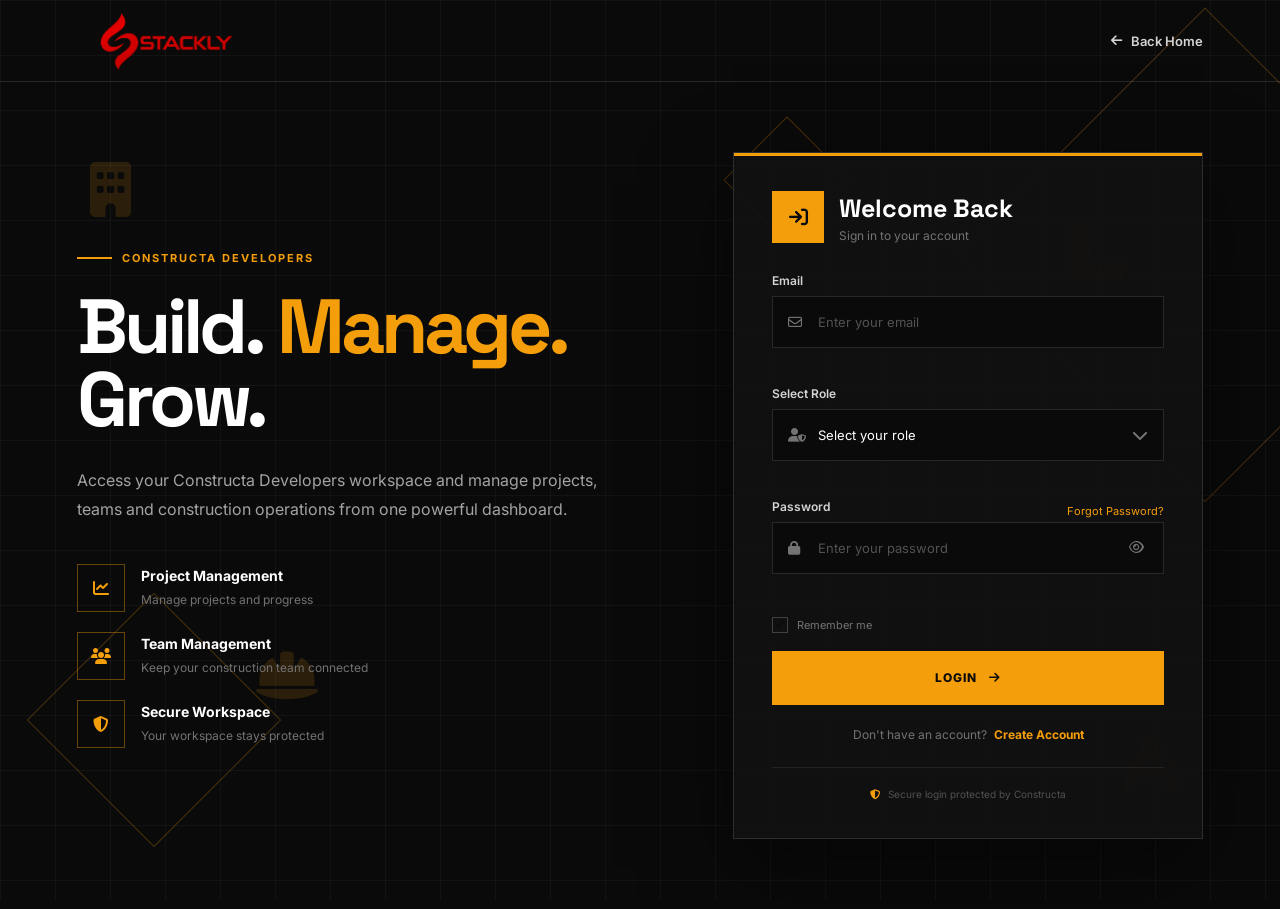
<file: login.html>
<!DOCTYPE html>
<html lang="en">
<head>
    <meta charset="UTF-8">
    <meta name="viewport" content="width=device-width, initial-scale=1.0">

    <title>Login | Constructa Developers</title>

    <!-- Google Fonts -->
    <link rel="preconnect" href="https://fonts.googleapis.com">
    <link rel="preconnect" href="https://fonts.gstatic.com" crossorigin>
    <link href="https://fonts.googleapis.com/css2?family=Inter:wght@400;500;600;700&family=Space+Grotesk:wght@500;600;700&display=swap" rel="stylesheet">

    <!-- Font Awesome -->
    <link rel="stylesheet"
          href="https://cdnjs.cloudflare.com/ajax/libs/font-awesome/6.5.2/css/all.min.css">

    <!-- AOS -->
    <link rel="stylesheet"
          href="https://unpkg.com/aos@2.3.1/dist/aos.css">

    <!-- Login CSS -->
    <link rel="stylesheet" href="css/login.css">
</head>

<body>

    <!-- =========================
         BACKGROUND
    ========================== -->

    <div class="background">
        <div class="grid"></div>

        <span class="shape shape-1"></span>
        <span class="shape shape-2"></span>
        <span class="shape shape-3"></span>

        <i class="floating-icon fa-solid fa-building"></i>
        <i class="floating-icon fa-solid fa-hard-hat"></i>
        <i class="floating-icon fa-solid fa-ruler-combined"></i>
        <i class="floating-icon fa-solid fa-compass-drafting"></i>
    </div>


    <!-- =========================
         HEADER
    ========================== -->

    <header class="login-header">

   <a href="index.html" class="logo">
    <span class="logo-mark">
        <img src="./assets/img1.webp" alt="Constructa Developers Logo">
    </span>
</a>


        <a href="index.html" class="back-home">
            <i class="fa-solid fa-arrow-left"></i>
            Back Home
        </a>

    </header>


    <!-- =========================
         LOGIN AREA
    ========================== -->

    <main class="login-page">

        <div class="login-container">


            <!-- LEFT CONTENT -->

            <section class="login-info" data-aos="fade-right">

                <span class="eyebrow">
                    <span></span>
                    CONSTRUCTA DEVELOPERS
                </span>

                <h1>
                    Build.
                    <span>Manage.</span>
                    Grow.
                </h1>

                <p>
                    Access your Constructa Developers workspace
                    and manage projects, teams and construction
                    operations from one powerful dashboard.
                </p>


                <div class="login-features">

                    <div class="feature">
                        <div class="feature-icon">
                            <i class="fa-solid fa-chart-line"></i>
                        </div>

                        <div>
                            <strong>Project Management</strong>
                            <small>
                                Manage projects and progress
                            </small>
                        </div>
                    </div>


                    <div class="feature">
                        <div class="feature-icon">
                            <i class="fa-solid fa-users"></i>
                        </div>

                        <div>
                            <strong>Team Management</strong>
                            <small>
                                Keep your construction team connected
                            </small>
                        </div>
                    </div>


                    <div class="feature">
                        <div class="feature-icon">
                            <i class="fa-solid fa-shield-halved"></i>
                        </div>

                        <div>
                            <strong>Secure Workspace</strong>
                            <small>
                                Your workspace stays protected
                            </small>
                        </div>
                    </div>

                </div>

            </section>


            <!-- LOGIN CARD -->

            <section class="login-card" data-aos="fade-left">

                <div class="card-top">

                    <div class="card-icon">
                        <i class="fa-solid fa-arrow-right-to-bracket"></i>
                    </div>

                    <div>
                        <h2>Welcome Back</h2>
                        <p>Sign in to your account</p>
                    </div>

                </div>


                <!-- LOGIN FORM -->

                <form id="loginForm" novalidate>


                    <!-- EMAIL -->

                    <div class="form-group">

                        <label for="loginEmail">
                            Email
                        </label>

                        <div class="input-box">

                            <i class="fa-regular fa-envelope"></i>

                            <input
                                type="email"
                                id="loginEmail"
                                placeholder="Enter your email"
                                autocomplete="email"
                            >

                        </div>

                        <small class="error" id="emailError"></small>

                    </div>


                    <!-- ROLE -->

                    <div class="form-group">

                        <label for="loginRole">
                            Select Role
                        </label>

                        <div class="input-box">

                            <i class="fa-solid fa-user-shield"></i>
<select id="loginRole">

    <option value="">
        Select your role
    </option>

    <option value="admin">
        Admin
    </option>

    <option value="viewer">
       viewer
    </option>
    

</select>

                            <i class="fa-solid fa-chevron-down select-arrow"></i>

                        </div>

                        <small class="error" id="roleError"></small>

                    </div>


                    <!-- PASSWORD -->

                    <div class="form-group">

                        <div class="label-row">

                            <label for="loginPassword">
                                Password
                            </label>

<a href="404.html" id="forgotPassword">
    Forgot Password?
</a>


                        </div>


                        <div class="input-box">

                            <i class="fa-solid fa-lock"></i>

                            <input
                                type="password"
                                id="loginPassword"
                                placeholder="Enter your password"
                                autocomplete="current-password"
                            >

                            <button
                                type="button"
                                class="password-toggle"
                                id="passwordToggle"
                                aria-label="Show password">

                                <i class="fa-regular fa-eye"></i>

                            </button>

                        </div>

                        <small class="error" id="passwordError"></small>

                    </div>


                    <!-- REMEMBER -->

                    <div class="form-options">

                        <label class="remember">

                            <input type="checkbox" id="rememberMe">

                            <span class="custom-check">
                                <i class="fa-solid fa-check"></i>
                            </span>

                            Remember me

                        </label>

                    </div>


                    <!-- MESSAGE -->

                    <div id="loginMessage" class="login-message"></div>


                    <!-- LOGIN BUTTON -->

                    <button type="submit" class="login-btn" id="loginBtn">

                        <span>Login</span>

                        <i class="fa-solid fa-arrow-right"></i>

                    </button>


                    <!-- SIGNUP -->

                    <div class="signup-link">

                        Don't have an account?

                        <a href="signup.html">
                            Create Account
                        </a>

                    </div>

                </form>


                <!-- SECURITY -->

                <div class="security-note">

                    <i class="fa-solid fa-shield-halved"></i>

                    <span>
                        Secure login protected by Constructa
                    </span>

                </div>

            </section>

        </div>

    </main>


    <!-- =========================
         SCRIPTS
    ========================== -->

    <script src="https://unpkg.com/aos@2.3.1/dist/aos.js"></script>

    <script src="https://cdnjs.cloudflare.com/ajax/libs/gsap/3.12.5/gsap.min.js"></script>

    <script src="js/login.js"></script>

</body>
</html>
</file>
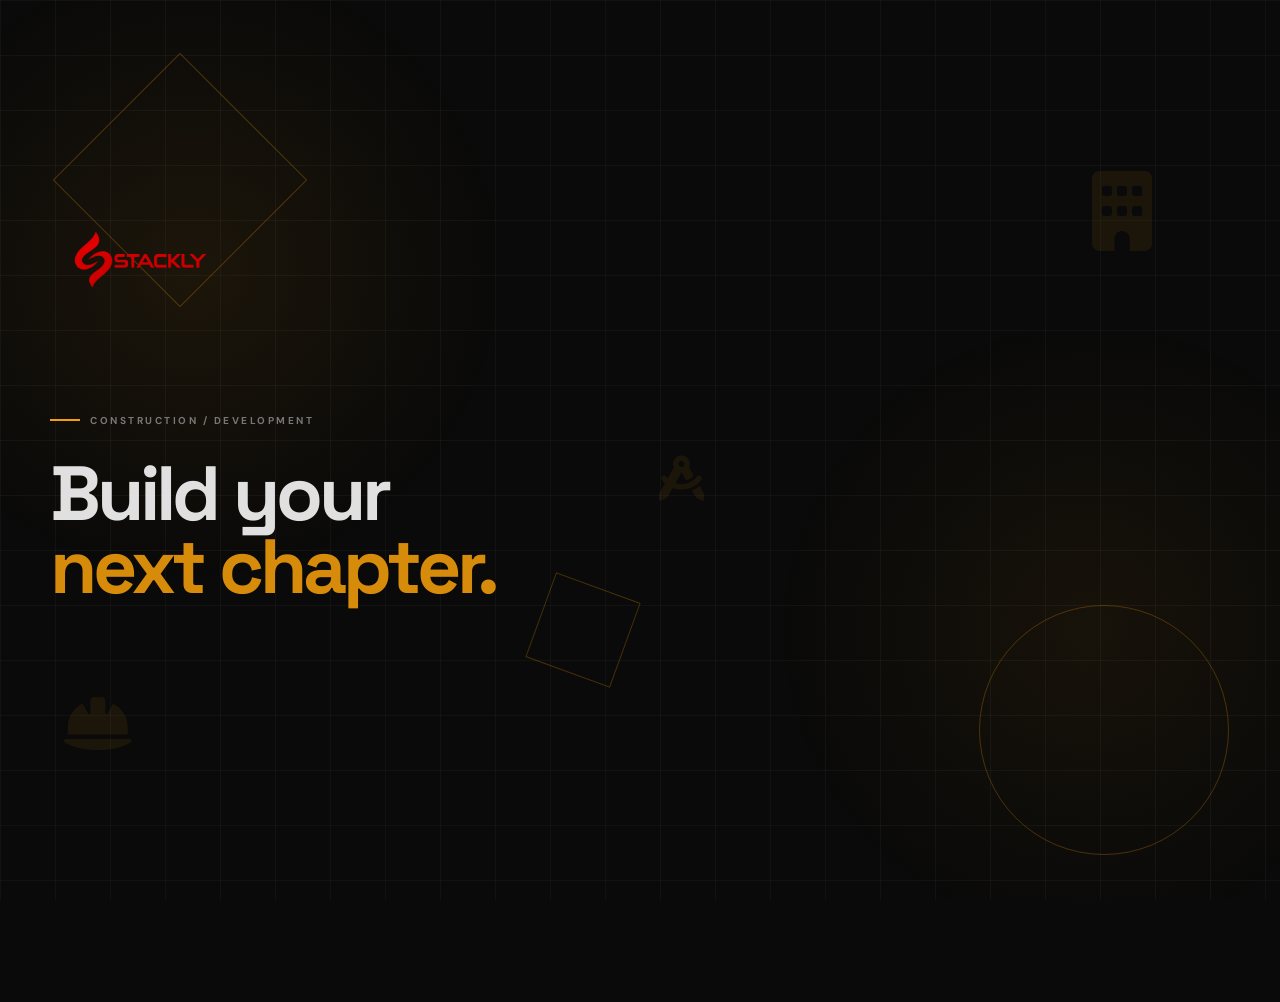
<file: signup.html>
<!DOCTYPE html>
<html lang="en">

<head>
    <meta charset="UTF-8">
    <meta name="viewport" content="width=device-width, initial-scale=1.0">

    <title>Sign Up | Constructa Developers</title>

    <!-- Google Fonts -->
    <link rel="preconnect" href="https://fonts.googleapis.com">
    <link rel="preconnect" href="https://fonts.gstatic.com" crossorigin>

    <link href="https://fonts.googleapis.com/css2?family=DM+Sans:wght@400;500;600;700&family=Space+Grotesk:wght@400;500;600;700&display=swap"
          rel="stylesheet">

    <!-- Font Awesome -->
    <link rel="stylesheet"
          href="https://cdnjs.cloudflare.com/ajax/libs/font-awesome/6.5.2/css/all.min.css">

    <!-- AOS -->
    <link rel="stylesheet"
          href="https://unpkg.com/aos@2.3.1/dist/aos.css">

    <!-- CSS -->
    <link rel="stylesheet" href="css/signup.css">
</head>

<body>

    <!-- =========================
         ANIMATED BACKGROUND
    ========================== -->

    <div class="background">

        <div class="grid"></div>

        <span class="shape shape-one"></span>
        <span class="shape shape-two"></span>
        <span class="shape shape-three"></span>

        <div class="construction construction-one">
            <i class="fa-solid fa-building"></i>
        </div>

        <div class="construction construction-two">
            <i class="fa-solid fa-helmet-safety"></i>
        </div>

        <div class="construction construction-three">
            <i class="fa-solid fa-drafting-compass"></i>
        </div>

    </div>


    <!-- =========================
         PAGE
    ========================== -->

    <main class="signup-page">

        <div class="signup-wrapper">


            <!-- =========================
                 LEFT VISUAL
            ========================== -->

            <section class="signup-visual" data-aos="fade-right">

           <a href="index.html" class="logo">
    <span class="logo-mark">
        <img src="./assets/cd6.png" alt="Constructa Developers Logo">
    </span>
</a>


                <div class="visual-content">

                    <div class="eyebrow">
                        <span></span>
                        CONSTRUCTION / DEVELOPMENT
                    </div>

                    <h1>
                        Build your
                        <span>next chapter.</span>
                    </h1>

                    <p>
                        Create your Constructa account and manage
                        projects, developments, and construction
                        operations from one powerful platform.
                    </p>

                </div>


                <!-- Construction Icons -->

                <div class="visual-icons">

                    <div>
                        <i class="fa-solid fa-city"></i>
                        <span>DEVELOP</span>
                    </div>

                    <div>
                        <i class="fa-solid fa-compass-drafting"></i>
                        <span>DESIGN</span>
                    </div>

                    <div>
                        <i class="fa-solid fa-hard-hat"></i>
                        <span>BUILD</span>
                    </div>

                </div>

            </section>


            <!-- =========================
                 SIGNUP CARD
            ========================== -->

            <section class="signup-section" data-aos="fade-left">

                <div class="signup-card">

                    <div class="form-header">

                        <div class="form-icon">
                            <i class="fa-solid fa-user-plus"></i>
                        </div>

                        <div>
                            <span>WELCOME</span>
                            <h2>Create Account</h2>
                        </div>

                    </div>


                    <!-- FORM -->

                    <form id="signupForm">

                        <!-- Name -->

                        <div class="input-group">

                            <label for="name">
                                FULL NAME
                            </label>

                            <div class="input-box">

                                <i class="fa-solid fa-user"></i>

                                <input
                                    type="text"
                                    id="name"
                                    placeholder="Enter your full name"
                                    autocomplete="name"
                                    required
                                >

                            </div>

                            <small class="error-message" id="nameError"></small>

                        </div>


                        <!-- Email -->

                        <div class="input-group">

                            <label for="email">
                                EMAIL ADDRESS
                            </label>

                            <div class="input-box">

                                <i class="fa-solid fa-envelope"></i>

                                <input
                                    type="email"
                                    id="email"
                                    placeholder="Enter your email"
                                    autocomplete="email"
                                    required
                                >

                            </div>

                            <small class="error-message" id="emailError"></small>

                        </div>


                        <!-- Role -->

                        <div class="input-group">

                            <label for="role">
                                SELECT ROLE
                            </label>

                            <div class="input-box">

                                <i class="fa-solid fa-user-shield"></i>

                                <select id="role" required>

                                    <option value="">
                                        Choose your role
                                    </option>

                                    <option value="admin">
                                        Admin
                                    </option>

                                    <option value="manager">
                                        viewer
                                    </option>

                                

                                </select>

                                <i class="fa-solid fa-chevron-down select-arrow"></i>

                            </div>

                            <small class="error-message" id="roleError"></small>

                        </div>


                        <!-- Password -->

                        <div class="input-group">

                            <label for="password">
                                PASSWORD
                            </label>

                            <div class="input-box">

                                <i class="fa-solid fa-lock"></i>

                                <input
                                    type="password"
                                    id="password"
                                    placeholder="Create a password"
                                    autocomplete="new-password"
                                    required
                                >

                                <button
                                    type="button"
                                    class="password-toggle"
                                    id="passwordToggle"
                                    aria-label="Show password">

                                    <i class="fa-solid fa-eye"></i>

                                </button>

                            </div>

                            <small class="error-message" id="passwordError"></small>

                        </div>


                        <!-- Confirm Password -->

                        <div class="input-group">

                            <label for="confirmPassword">
                                CONFIRM PASSWORD
                            </label>

                            <div class="input-box">

                                <i class="fa-solid fa-lock"></i>

                                <input
                                    type="password"
                                    id="confirmPassword"
                                    placeholder="Confirm your password"
                                    autocomplete="new-password"
                                    required
                                >

                                <button
                                    type="button"
                                    class="password-toggle"
                                    id="confirmToggle"
                                    aria-label="Show password">

                                    <i class="fa-solid fa-eye"></i>

                                </button>

                            </div>

                            <small class="error-message" id="confirmError"></small>

                        </div>


                        <!-- Terms -->

                        <label class="terms">

                            <input type="checkbox" id="terms">

                            <span class="custom-check">
                                <i class="fa-solid fa-check"></i>
                            </span>

                            <span>
                                I agree to the
                                <a href="404.html">Terms & Conditions</a>
                            </span>

                        </label>


                        <!-- Submit -->

                        <button
                            type="submit"
                            class="signup-btn">

                            <span>
                                Create Account
                            </span>

                            <i class="fa-solid fa-arrow-right"></i>

                        </button>


                        <!-- Success -->

                        <div class="form-message" id="formMessage"></div>

                    </form>


                    <!-- Login -->

                    <div class="login-link">

                        Already have an account?

                        <a href="login.html">
                            Login
                            <i class="fa-solid fa-arrow-right"></i>
                        </a>

                    </div>

                </div>

            </section>

        </div>

    </main>


    <!-- AOS -->

    <script src="https://unpkg.com/aos@2.3.1/dist/aos.js"></script>

    <!-- GSAP -->

    <script src="https://cdnjs.cloudflare.com/ajax/libs/gsap/3.12.5/gsap.min.js"></script>

    <!-- JS -->

    <script src="js/signup.js"></script>

</body>
</html>
</file>
<file: css/login.css>
:root {
    --black: #0a0a0a;
    --white: #ffffff;
    --orange: #f59e0b;

    --gray-100: #f5f5f5;
    --gray-300: #d4d4d4;
    --gray-500: #737373;
    --gray-700: #404040;
    --dark-card: #111111;

    --border: rgba(255,255,255,0.12);
}


/* =========================================================
   RESET
========================================================= */

* {
    margin: 0;
    padding: 0;
    box-sizing: border-box;
}

html {
    scroll-behavior: smooth;
}

body {
    font-family: "Inter", sans-serif;
    background: var(--black);
    color: var(--white);
    min-height: 100vh;
    overflow-x: hidden;
}

button,
input,
select {
    font-family: inherit;
}

a {
    color: inherit;
    text-decoration: none;
}


/* =========================================================
   BACKGROUND
========================================================= */

.background {
    position: fixed;
    inset: 0;
    z-index: -1;
    overflow: hidden;
    background: var(--black);
}

.grid {
    position: absolute;
    inset: 0;

    background-image:
        linear-gradient(
            rgba(255,255,255,0.035) 1px,
            transparent 1px
        ),
        linear-gradient(
            90deg,
            rgba(255,255,255,0.035) 1px,
            transparent 1px
        );

    background-size: 55px 55px;

    animation: gridMove 20s linear infinite;
}

@keyframes gridMove {

    from {
        transform: translateY(0);
    }

    to {
        transform: translateY(55px);
    }
}


/* =========================================================
   BACKGROUND SHAPES
========================================================= */

.shape {
    position: absolute;
    border: 1px solid rgba(245,158,11,0.25);
    transform: rotate(45deg);
}

.shape-1 {
    width: 350px;
    height: 350px;
    right: -100px;
    top: 80px;

    animation: rotateShape 20s linear infinite;
}

.shape-2 {
    width: 180px;
    height: 180px;
    left: 5%;
    bottom: 10%;

    animation: rotateShape 15s linear infinite reverse;
}

.shape-3 {
    width: 90px;
    height: 90px;
    right: 35%;
    top: 15%;

    animation: rotateShape 12s linear infinite;
}

@keyframes rotateShape {

    from {
        transform: rotate(45deg);
    }

    to {
        transform: rotate(405deg);
    }
}


/* =========================================================
   FLOATING ICONS
========================================================= */

.floating-icon {
    position: absolute;
    color: rgba(245,158,11,0.14);
    font-size: 55px;
    animation: floatIcon 6s ease-in-out infinite;
}

.floating-icon:nth-of-type(1) {
    top: 18%;
    left: 7%;
}

.floating-icon:nth-of-type(2) {
    top: 72%;
    left: 20%;
    animation-delay: 1s;
}

.floating-icon:nth-of-type(3) {
    top: 25%;
    right: 12%;
    animation-delay: 2s;
}

.floating-icon:nth-of-type(4) {
    bottom: 12%;
    right: 8%;
    animation-delay: 3s;
}

@keyframes floatIcon {

    0%,
    100% {
        transform: translateY(0) rotate(0deg);
    }

    50% {
        transform: translateY(-25px) rotate(8deg);
    }
}


/* =========================================================
   HEADER
========================================================= */

.login-header {
    width: 100%;
    height: 82px;

    padding: 0 6%;

    display: flex;
    align-items: center;
    justify-content: space-between;

    border-bottom: 1px solid var(--border);

    position: relative;
    z-index: 10;
}


/* LOGO */


.logo {
    display: flex;
    align-items: center;
    text-decoration: none;
}

.logo-mark {
    width: 180px;
    height: 70px;
    display: flex;
    align-items: center;
    justify-content: center;
    overflow: hidden;
}

.logo-mark img {
    width: 200px;
    height: auto;
    max-height: 90px;
    object-fit: contain;
    display: block;
}

/* BACK HOME */

.back-home {
    display: flex;
    align-items: center;
    gap: 9px;

    color: var(--gray-300);

    font-size: 13px;
    font-weight: 600;

    transition: 0.3s ease;
}

.back-home:hover {
    color: var(--orange);
    transform: translateX(-4px);
}


/* =========================================================
   LOGIN PAGE
========================================================= */

.login-page {
    min-height: calc(100vh - 82px);

    display: flex;
    align-items: center;

    padding: 70px 6%;
}

.login-container {
    width: 100%;
    max-width: 1250px;

    margin: auto;

    display: grid;
    grid-template-columns: 1fr 470px;

    gap: 90px;

    align-items: center;
}


/* =========================================================
   LOGIN INFO
========================================================= */

.login-info {
    max-width: 620px;
}

.eyebrow {
    display: inline-flex;
    align-items: center;
    gap: 10px;

    color: var(--orange);

    font-size: 11px;
    font-weight: 700;

    letter-spacing: 2px;

    margin-bottom: 25px;
}

.eyebrow span {
    width: 35px;
    height: 2px;
    background: var(--orange);
}

.login-info h1 {
    font-family: "Space Grotesk", sans-serif;

    font-size: clamp(50px, 6vw, 82px);

    line-height: 0.95;

    letter-spacing: -4px;

    margin-bottom: 30px;
}

.login-info h1 span {
    color: var(--orange);
}

.login-info > p {
    max-width: 520px;

    color: #a3a3a3;

    font-size: 16px;
    line-height: 1.8;

    margin-bottom: 40px;
}


/* =========================================================
   FEATURES
========================================================= */

.login-features {
    display: flex;
    flex-direction: column;
    gap: 20px;
}

.feature {
    display: flex;
    align-items: center;
    gap: 16px;
}

.feature-icon {
    width: 48px;
    height: 48px;

    display: flex;
    align-items: center;
    justify-content: center;

    border: 1px solid rgba(245,158,11,0.4);

    color: var(--orange);

    flex-shrink: 0;
}

.feature strong {
    display: block;

    font-size: 14px;
    margin-bottom: 4px;
}

.feature small {
    color: #737373;
    font-size: 12px;
}


/* =========================================================
   LOGIN CARD
========================================================= */

.login-card {
    background: rgba(17,17,17,0.95);

    border: 1px solid rgba(255,255,255,0.12);

    padding: 38px;

    position: relative;

    box-shadow:
        0 30px 80px rgba(0,0,0,0.5);

    overflow: hidden;
}

.login-card::before {
    content: "";

    position: absolute;

    top: 0;
    left: 0;

    width: 100%;
    height: 3px;

    background: var(--orange);
}


/* =========================================================
   CARD TOP
========================================================= */

.card-top {
    display: flex;
    align-items: center;
    gap: 15px;

    margin-bottom: 30px;
}

.card-icon {
    width: 52px;
    height: 52px;

    display: flex;
    align-items: center;
    justify-content: center;

    background: var(--orange);
    color: var(--black);

    font-size: 19px;
}

.card-top h2 {
    font-family: "Space Grotesk", sans-serif;

    font-size: 25px;
}

.card-top p {
    color: #737373;
    font-size: 12px;

    margin-top: 4px;
}


/* =========================================================
   FORM
========================================================= */

.form-group {
    margin-bottom: 20px;
}

.form-group label {
    display: block;

    color: #d4d4d4;

    font-size: 12px;
    font-weight: 600;

    margin-bottom: 8px;
}

.input-box {
    position: relative;

    display: flex;
    align-items: center;
}

.input-box > i:first-child {
    position: absolute;
    left: 16px;

    color: #737373;

    font-size: 14px;

    pointer-events: none;
}

.input-box input,
.input-box select {
    width: 100%;
    height: 52px;

    padding: 0 45px;

    background: #0a0a0a;

    border: 1px solid rgba(255,255,255,0.12);

    color: var(--white);

    outline: none;

    font-size: 13px;

    transition: 0.3s ease;
}

.input-box input::placeholder {
    color: #525252;
}

.input-box input:focus,
.input-box select:focus {
    border-color: var(--orange);

    box-shadow:
        0 0 0 3px rgba(245,158,11,0.08);
}

.input-box select {
    appearance: none;
    cursor: pointer;
}

.input-box select option {
    background: var(--black);
    color: var(--white);
}

.select-arrow {
    position: absolute;
    right: 16px;

    color: #737373;

    pointer-events: none;
}


/* =========================================================
   PASSWORD TOGGLE
========================================================= */

.password-toggle {
    position: absolute;
    right: 12px;

    width: 32px;
    height: 32px;

    display: flex;
    align-items: center;
    justify-content: center;

    border: 0;
    background: transparent;

    color: #737373;

    cursor: pointer;

    transition: 0.3s ease;
}

.password-toggle:hover {
    color: var(--orange);
}


/* =========================================================
   LABEL ROW
========================================================= */

.label-row {
    display: flex;
    justify-content: space-between;
    align-items: center;
}

.label-row a {
    font-size: 11px;
    color: var(--orange);

    transition: 0.3s ease;
}

.label-row a:hover {
    text-decoration: underline;
}


/* =========================================================
   ERROR
========================================================= */

.error {
    display: block;

    color: var(--orange);

    font-size: 10px;

    margin-top: 6px;

    min-height: 12px;
}


/* =========================================================
   REMEMBER
========================================================= */

.form-options {
    margin: 4px 0 18px;
}

.remember {
    display: inline-flex !important;
    align-items: center;

    gap: 9px;

    color: #737373 !important;

    font-size: 11px !important;

    cursor: pointer;

    margin: 0 !important;
}

.remember input {
    display: none;
}

.custom-check {
    width: 16px;
    height: 16px;

    display: flex;
    align-items: center;
    justify-content: center;

    border: 1px solid #404040;

    color: var(--black);

    font-size: 9px;

    transition: 0.3s ease;
}

.remember input:checked + .custom-check {
    background: var(--orange);
    border-color: var(--orange);
}


/* =========================================================
   MESSAGE
========================================================= */

.login-message {
    display: none;

    padding: 11px;

    margin-bottom: 15px;

    font-size: 12px;

    text-align: center;

    border: 1px solid rgba(245,158,11,0.4);
    color: var(--orange);
}


/* =========================================================
   LOGIN BUTTON
========================================================= */

.login-btn {
    width: 100%;
    height: 54px;

    display: flex;
    align-items: center;
    justify-content: center;
    gap: 12px;

    border: 0;

    background: var(--orange);
    color: var(--black);

    font-size: 12px;
    font-weight: 800;

    text-transform: uppercase;
    letter-spacing: 1px;

    cursor: pointer;

    position: relative;
    overflow: hidden;

    transition: 0.3s ease;
}

.login-btn::before {
    content: "";

    position: absolute;

    width: 0;
    height: 100%;

    left: 50%;
    top: 0;

    background: var(--white);

    transform: translateX(-50%);

    transition: 0.4s ease;

    z-index: 0;
}

.login-btn:hover::before {
    width: 100%;
}

.login-btn span,
.login-btn i {
    position: relative;
    z-index: 1;
}

.login-btn:hover {
    transform: translateY(-2px);
}


/* =========================================================
   SIGNUP
========================================================= */

.signup-link {
    text-align: center;

    color: #737373;

    font-size: 12px;

    margin-top: 22px;
}

.signup-link a {
    color: var(--orange);
    font-weight: 700;

    margin-left: 4px;
}

.signup-link a:hover {
    text-decoration: underline;
}


/* =========================================================
   SECURITY
========================================================= */

.security-note {
    display: flex;
    justify-content: center;
    align-items: center;
    gap: 8px;

    border-top: 1px solid rgba(255,255,255,0.08);

    margin-top: 25px;
    padding-top: 20px;

    color: #525252;

    font-size: 10px;
}

.security-note i {
    color: var(--orange);
}


/* =========================================================
   RESPONSIVE
========================================================= */

@media (max-width: 1050px) {

    .login-container {
        grid-template-columns: 1fr 430px;
        gap: 45px;
    }

    .login-info h1 {
        font-size: 60px;
    }

}


@media (max-width: 850px) {

    .login-page {
        padding: 50px 5%;
    }

    .login-container {
        grid-template-columns: 1fr;
        max-width: 520px;
    }

    .login-info {
        text-align: center;
        margin: auto;
    }

    .login-info > p {
        margin-left: auto;
        margin-right: auto;
    }

    .eyebrow {
        justify-content: center;
    }

    .login-features {
        text-align: left;
    }

}


@media (max-width: 600px) {

    .login-header {
        height: 70px;
        padding: 0 5%;
    }

    .logo-text {
        font-size: 13px;
    }

    .back-home {
        font-size: 11px;
    }

    .login-page {
        padding: 40px 5%;
    }

    .login-info h1 {
        font-size: 48px;
        letter-spacing: -2px;
    }

    .login-info > p {
        font-size: 14px;
    }

    .login-card {
        padding: 25px 20px;
    }

}


@media (max-width: 400px) {

    .back-home {
        font-size: 0;
    }

    .back-home i {
        font-size: 15px;
    }

    .login-info h1 {
        font-size: 40px;
    }

}
</file>
<file: css/signup.css>
/* =========================================================
   CONSTRUCTA DEVELOPERS
   SIGNUP PAGE
   BLACK / WHITE / ORANGE
========================================================= */

:root {
    --black: #0a0a0a;
    --dark: #111111;
    --dark-2: #171717;
    --white: #ffffff;
    --orange: #f59e0b;
    --gray: #8a8a8a;
    --border: #292929;
}


/* =========================================================
   RESET
========================================================= */

* {
    margin: 0;
    padding: 0;
    box-sizing: border-box;
}

body {
    min-height: 100vh;

    background: var(--black);
    color: var(--white);

    font-family: "DM Sans", sans-serif;

    overflow-x: hidden;
}

a {
    color: inherit;
    text-decoration: none;
}

button,
input,
select {
    font-family: inherit;
}


/* =========================================================
   BACKGROUND
========================================================= */

.background {
    position: fixed;
    inset: 0;

    overflow: hidden;

    pointer-events: none;

    z-index: 0;
}

.background::before {
    content: "";

    position: absolute;
    inset: 0;

    background:
        radial-gradient(
            circle at 15% 30%,
            rgba(245,158,11,0.08),
            transparent 25%
        ),
        radial-gradient(
            circle at 85% 70%,
            rgba(245,158,11,0.06),
            transparent 25%
        );
}


/* Grid */

.grid {
    position: absolute;
    inset: 0;

    background-image:
        linear-gradient(
            rgba(255,255,255,0.035) 1px,
            transparent 1px
        ),
        linear-gradient(
            90deg,
            rgba(255,255,255,0.035) 1px,
            transparent 1px
        );

    background-size: 55px 55px;

    animation: gridMove 20s linear infinite;
}

@keyframes gridMove {

    from {
        transform: translate(0, 0);
    }

    to {
        transform: translate(55px, 55px);
    }

}


/* =========================================================
   FLOATING SHAPES
========================================================= */

.shape {
    position: absolute;

    border: 1px solid rgba(245,158,11,0.25);

    animation: floatingShape 7s ease-in-out infinite;
}

.shape-one {
    width: 180px;
    height: 180px;

    top: 10%;
    left: 7%;

    transform: rotate(45deg);
}

.shape-two {
    width: 250px;
    height: 250px;

    right: 4%;
    bottom: 5%;

    border-radius: 50%;

    animation-delay: 2s;
}

.shape-three {
    width: 90px;
    height: 90px;

    top: 65%;
    left: 42%;

    transform: rotate(20deg);

    animation-delay: 4s;
}

@keyframes floatingShape {

    0%,
    100% {
        transform: translateY(0) rotate(45deg);
    }

    50% {
        transform: translateY(-25px) rotate(55deg);
    }

}


/* =========================================================
   CONSTRUCTION ICONS
========================================================= */

.construction {
    position: absolute;

    color: rgba(245,158,11,0.08);

    font-size: 80px;

    animation: iconFloat 8s ease-in-out infinite;
}

.construction-one {
    top: 18%;
    right: 10%;
}

.construction-two {
    bottom: 15%;
    left: 5%;

    font-size: 60px;

    animation-delay: 2s;
}

.construction-three {
    top: 50%;
    right: 45%;

    font-size: 45px;

    animation-delay: 4s;
}

@keyframes iconFloat {

    0%,
    100% {
        transform: translateY(0) rotate(0);
    }

    50% {
        transform: translateY(-20px) rotate(8deg);
    }

}


/* =========================================================
   PAGE
========================================================= */

.signup-page {
    position: relative;
    z-index: 2;

    min-height: 100vh;

    display: flex;
    align-items: center;

    padding: 60px 25px;
}

.signup-wrapper {
    width: min(1180px, 100%);
    margin: auto;

    display: grid;

    grid-template-columns: 1fr 0.9fr;

    gap: 80px;

    align-items: center;
}


/* =========================================================
   BRAND
========================================================= */

.brand {
    display: inline-flex;
    align-items: center;
    gap: 12px;

    font-family: "Space Grotesk", sans-serif;

    font-size: 17px;
    font-weight: 700;

    letter-spacing: 2px;
}

.brand-icon {
    width: 45px;
    height: 45px;

    display: flex;
    align-items: center;
    justify-content: center;

    background: var(--orange);
    color: var(--black);

    transition: 0.4s ease;
}

.brand:hover .brand-icon {
    transform: rotate(-8deg);
}

.brand small {
    display: block;

    margin-top: 4px;

    color: var(--gray);

    font-family: "DM Sans", sans-serif;

    font-size: 8px;
    letter-spacing: 4px;
}

.logo {
    display: flex;
    align-items: center;
    text-decoration: none;
}

.logo-mark {
    width: 180px;
    height: 70px;
    display: flex;
    align-items: center;
    justify-content: center;
    overflow: hidden;
}

.logo-mark img {
    width: 200px;
    height: auto;
    max-height: 90px;
    object-fit: contain;
    display: block;
}
/* =========================================================
   VISUAL CONTENT
========================================================= */

.visual-content {
    margin-top: 120px;
}

.eyebrow {
    display: flex;
    align-items: center;
    gap: 10px;

    color: #777;

    font-size: 10px;
    font-weight: 700;

    letter-spacing: 2.5px;
}

.eyebrow span {
    width: 30px;
    height: 2px;

    background: var(--orange);
}

.visual-content h1 {
    max-width: 600px;

    margin-top: 25px;

    font-family: "Space Grotesk", sans-serif;

    font-size: clamp(55px, 6vw, 88px);

    line-height: 0.95;

    letter-spacing: -4px;
}

.visual-content h1 span {
    display: block;

    color: var(--orange);
}

.visual-content p {
    max-width: 510px;

    margin-top: 28px;

    color: #858585;

    font-size: 14px;

    line-height: 1.8;
}


/* =========================================================
   VISUAL ICONS
========================================================= */

.visual-icons {
    display: flex;
    gap: 45px;

    margin-top: 60px;
}

.visual-icons div {
    display: flex;
    flex-direction: column;
    gap: 10px;
}

.visual-icons i {
    color: var(--orange);

    font-size: 22px;
}

.visual-icons span {
    color: #666;

    font-size: 8px;
    font-weight: 700;

    letter-spacing: 2px;
}


/* =========================================================
   SIGNUP CARD
========================================================= */

.signup-card {
    position: relative;

    padding: 42px;

    background: rgba(17,17,17,0.92);

    border: 1px solid var(--border);

    box-shadow:
        25px 25px 0 rgba(245,158,11,0.05);

    backdrop-filter: blur(15px);
}

.signup-card::before {
    content: "";

    position: absolute;

    top: 0;
    left: 0;

    width: 70px;
    height: 3px;

    background: var(--orange);
}


/* =========================================================
   FORM HEADER
========================================================= */

.form-header {
    display: flex;
    align-items: center;
    gap: 15px;

    margin-bottom: 30px;
}

.form-icon {
    width: 45px;
    height: 45px;

    display: flex;
    align-items: center;
    justify-content: center;

    border: 1px solid var(--border);

    color: var(--orange);

    font-size: 16px;
}

.form-header span {
    color: #777;

    font-size: 8px;
    font-weight: 700;

    letter-spacing: 2px;
}

.form-header h2 {
    margin-top: 4px;

    font-family: "Space Grotesk", sans-serif;

    font-size: 26px;
}


/* =========================================================
   INPUT
========================================================= */

.input-group {
    margin-bottom: 18px;
}

.input-group label {
    display: block;

    margin-bottom: 8px;

    color: #777;

    font-size: 8px;
    font-weight: 700;

    letter-spacing: 1.8px;
}

.input-box {
    position: relative;

    height: 50px;

    display: flex;
    align-items: center;

    border: 1px solid var(--border);

    background: #0d0d0d;

    transition: 0.3s ease;
}

.input-box:focus-within {
    border-color: var(--orange);

    box-shadow:
        0 0 0 3px rgba(245,158,11,0.07);
}

.input-box > i:first-child {
    width: 48px;

    text-align: center;

    color: #555;

    font-size: 13px;

    transition: 0.3s ease;
}

.input-box:focus-within > i:first-child {
    color: var(--orange);
}

.input-box input,
.input-box select {
    width: 100%;
    height: 100%;

    padding: 0 12px 0 0;

    border: 0;
    outline: 0;

    background: transparent;

    color: var(--white);

    font-size: 13px;
}

.input-box input::placeholder {
    color: #555;
}


/* =========================================================
   SELECT
========================================================= */

.input-box select {
    appearance: none;

    cursor: pointer;

    padding-right: 38px;
}

.input-box select option {
    background: var(--dark);
    color: var(--white);
}

.select-arrow {
    position: absolute;

    right: 15px;

    color: #555 !important;

    font-size: 10px !important;

    pointer-events: none;
}


/* =========================================================
   PASSWORD
========================================================= */

.password-toggle {
    width: 45px;
    height: 100%;

    border: 0;

    background: transparent;

    color: #555;

    cursor: pointer;

    transition: 0.3s ease;
}

.password-toggle:hover {
    color: var(--orange);
}


/* =========================================================
   ERROR
========================================================= */

.error-message {
    display: block;

    min-height: 14px;

    margin-top: 5px;

    color: var(--orange);

    font-size: 9px;
}


/* =========================================================
   TERMS
========================================================= */

.terms {
    display: flex;
    align-items: center;

    gap: 9px;

    margin: 8px 0 22px;

    color: #777;

    font-size: 10px;

    cursor: pointer;
}

.terms input {
    display: none;
}

.custom-check {
    width: 16px;
    height: 16px;

    display: flex;
    align-items: center;
    justify-content: center;

    border: 1px solid #444;

    transition: 0.3s ease;
}

.custom-check i {
    display: none;

    color: var(--black);

    font-size: 9px;
}

.terms input:checked + .custom-check {
    background: var(--orange);
    border-color: var(--orange);
}

.terms input:checked + .custom-check i {
    display: block;
}

.terms a {
    color: var(--orange);
}


/* =========================================================
   SIGNUP BUTTON
========================================================= */

.signup-btn {
    width: 100%;
    height: 54px;

    display: flex;
    align-items: center;
    justify-content: space-between;

    padding: 0 20px;

    border: 0;

    background: var(--orange);
    color: var(--black);

    font-size: 11px;
    font-weight: 800;

    letter-spacing: 1px;

    cursor: pointer;

    transition: 0.35s ease;
}

.signup-btn i {
    transition: 0.3s ease;
}

.signup-btn:hover {
    background: var(--white);

    transform: translateY(-3px);
}

.signup-btn:hover i {
    transform: translateX(6px);
}


/* =========================================================
   MESSAGE
========================================================= */

.form-message {
    min-height: 18px;

    margin-top: 12px;

    text-align: center;

    font-size: 10px;
}

.form-message.success {
    color: var(--orange);
}

.form-message.error {
    color: var(--orange);
}


/* =========================================================
   LOGIN
========================================================= */

.login-link {
    margin-top: 25px;

    padding-top: 20px;

    border-top: 1px solid var(--border);

    color: #666;

    text-align: center;

    font-size: 11px;
}

.login-link a {
    margin-left: 5px;

    color: var(--orange);

    font-weight: 700;
}

.login-link i {
    margin-left: 3px;

    font-size: 8px;
}


/* =========================================================
   RESPONSIVE
========================================================= */

@media (max-width: 950px) {

    .signup-wrapper {
        grid-template-columns: 1fr;

        max-width: 650px;
    }

    .signup-visual {
        text-align: center;
    }

    .brand {
        justify-content: center;
    }

    .visual-content {
        margin-top: 70px;
    }

    .eyebrow {
        justify-content: center;
    }

    .visual-content p {
        margin-left: auto;
        margin-right: auto;
    }

    .visual-icons {
        justify-content: center;
    }

}


@media (max-width: 600px) {

    .signup-page {
        padding: 35px 16px;
    }

    .visual-content {
        margin-top: 50px;
    }

    .visual-content h1 {
        font-size: 48px;

        letter-spacing: -2px;
    }

    .visual-content p {
        font-size: 13px;
    }

    .visual-icons {
        gap: 25px;

        margin-top: 40px;
    }

    .signup-card {
        padding: 28px 20px;
    }

    .form-header h2 {
        font-size: 23px;
    }

    .construction {
        display: none;
    }

}


@media (max-width: 400px) {

    .visual-content h1 {
        font-size: 40px;
    }

    .visual-icons {
        gap: 18px;
    }

    .visual-icons i {
        font-size: 18px;
    }

}
</file>
